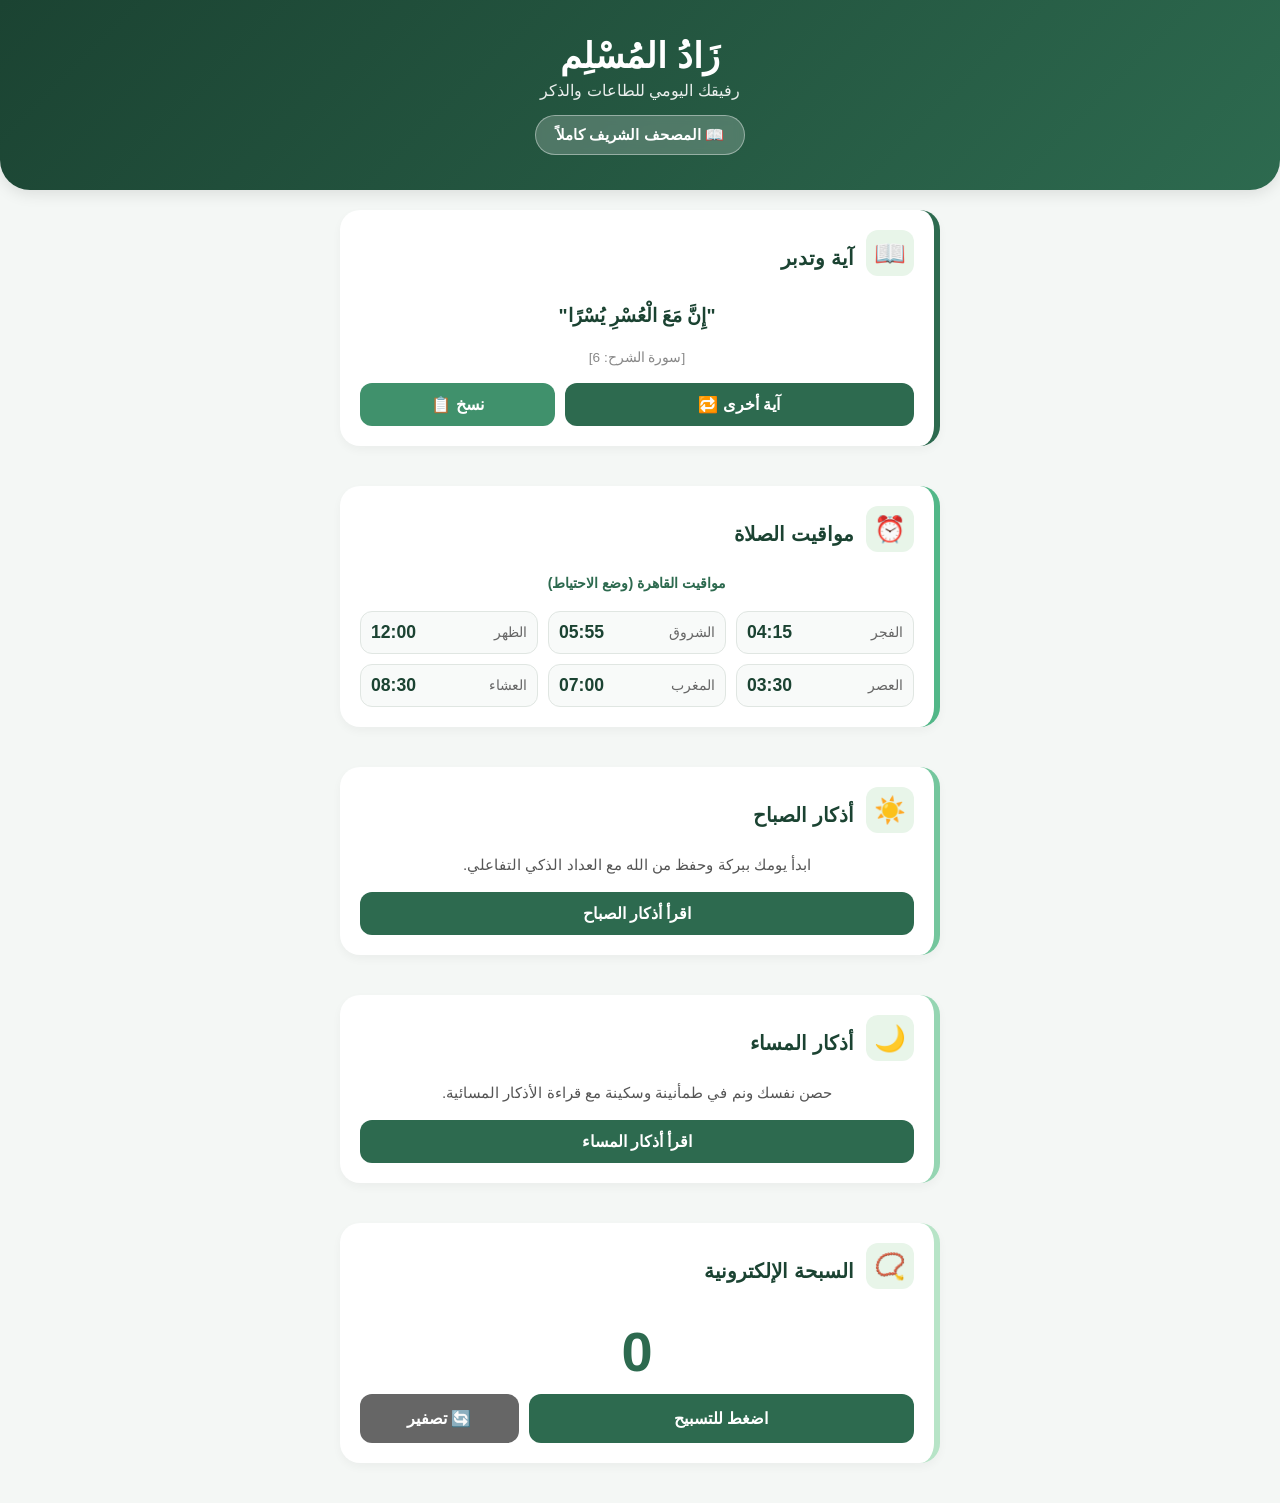
<file: index.html>
<!DOCTYPE html>
<html lang="ar" dir="rtl">
<head>
    <meta charset="UTF-8">
    <meta name="viewport" content="width=device-width, initial-scale=1.0">
    <title>تطبيق زاد المسلم</title>
    <link rel="manifest" href="manifest.json">
    <link rel="stylesheet" href="style.css">
    <link rel="icon" type="image/png" href="icon.png">
    
    <style>
        :root {
            --primary-color: #1b4332;
            --accent-color: #2d6a4f;
            --light-accent: #40916c;
            --bg-color: #f4f7f5;
            --card-bg: #ffffff;
            --text-color: #2d312e;
        }

        body {
            background-color: var(--bg-color);
            color: var(--text-color);
            font-family: 'Segoe UI', Tahoma, Geneva, Verdana, sans-serif;
            margin: 0;
            padding: 0;
        }

        .main-header {
            background: linear-gradient(135deg, var(--primary-color), var(--accent-color));
            color: white;
            text-align: center;
            padding: 35px 20px;
            border-bottom-left-radius: 30px;
            border-bottom-right-radius: 30px;
            box-shadow: 0 4px 15px rgba(0,0,0,0.1);
        }

        .main-header h1 {
            margin: 0;
            font-size: 2.2rem;
        }

        .main-header p {
            margin: 5px 0 15px 0;
            opacity: 0.9;
            font-size: 1rem;
        }

        /* الزرار السريع للمصحف الشريف فوق في الهيدر */
        .top-quran-btn {
            display: inline-block;
            background: rgba(255, 255, 255, 0.2);
            color: white;
            text-decoration: none;
            padding: 10px 20px;
            border-radius: 25px;
            font-weight: bold;
            font-size: 0.95rem;
            border: 1px solid rgba(255, 255, 255, 0.4);
            transition: all 0.3s ease;
            backdrop-filter: blur(5px);
        }

        .top-quran-btn:hover {
            background: white;
            color: var(--primary-color);
            box-shadow: 0 4px 10px rgba(0,0,0,0.15);
        }

        .container {
            padding: 20px;
            max-width: 600px;
            margin: 0 auto;
        }

        .card {
            background: var(--card-bg);
            border-radius: 20px;
            padding: 20px;
            margin-bottom: 20px;
            box-shadow: 0 4px 10px rgba(0,0,0,0.04);
            border-right: 6px solid var(--accent-color);
            transition: transform 0.2s ease;
        }

        .card:hover {
            transform: translateY(-2px);
        }

        .card-header-flex {
            display: flex;
            align-items: center;
            gap: 12px;
            margin-bottom: 10px;
        }

        .card-icon {
            font-size: 1.6rem;
            background: #e8f5e9;
            padding: 8px;
            border-radius: 12px;
            display: inline-flex;
        }

        .card h3 {
            margin: 0;
            font-size: 1.25rem;
            color: var(--primary-color);
        }

        .card p {
            color: #555;
            font-size: 0.95rem;
            line-height: 1.6;
            margin: 8px 0 15px 0;
        }

        .btn {
            background-color: var(--accent-color);
            color: white;
            border: none;
            padding: 12px 20px;
            border-radius: 12px;
            cursor: pointer;
            font-weight: bold;
            font-size: 1rem;
            width: 100%;
            text-align: center;
            display: inline-block;
            text-decoration: none;
            box-sizing: border-box;
        }

        .btn:hover { background-color: var(--primary-color); }

        .prayer-times-grid {
            display: grid;
            grid-template-columns: repeat(3, 1fr);
            gap: 10px;
            margin-top: 15px;
        }

        .prayer-item {
            background: #f8faf9;
            border: 1px solid #e0e6e2;
            padding: 10px;
            border-radius: 12px;
            text-align: center;
        }.prayer-item span { display: block; font-size: 0.85rem; color: #666; }
        .prayer-item b { font-size: 1.1rem; color: var(--primary-color); }

        #counter-view {
            font-size: 3.5rem;
            color: var(--accent-color);
            margin: 10px 0;
            display: inline-block;
            font-weight: bold;
        }

        .pop-animation { transform: scale(1.2); color: var(--light-accent) !important; transition: transform 0.1s; }

        .toast-notification {
            position: fixed;
            bottom: 30px;
            left: 50%;
            transform: translateX(-50%);
            background-color: var(--primary-color);
            color: white;
            padding: 12px 25px;
            border-radius: 30px;
            font-size: 0.95rem;
            z-index: 1000;
            display: none;
        }
    </style>
</head>
<body>

    <!-- رأس الصفحة (الهيدر وفيه ميزة المصحف الشريف فوق خالص) -->
    <header class="main-header">
        <h1>زَادُ المُسْلِم</h1>
        <p>رفيقك اليومي للطاعات والذكر</p>
        <!-- الزرار منور فوق علطول -->
        <a href="quran.html" class="top-quran-btn">📖 المصحف الشريف كاملاً</a>
    </header>

    <main class="container">
        
        <!-- 1. كارت آية وتدبر -->
        <div class="card" style="border-right-color: #2d6a4f;">
            <div class="card-header-flex">
                <div class="card-icon">📖</div>
                <h3>آية وتدبر</h3>
            </div>
            <p id="quran-verse" style="font-size: 1.2rem; font-weight: bold; color: var(--primary-color); text-align: center; margin: 15px 0;">
                "إِنَّ مَعَ الْعُسْرِ يُسْرًا"
            </p>
            <p id="verse-surah" style="font-size: 0.85rem; color: #888; text-align: center; margin-bottom: 15px;">[سورة الشرح: 6]</p>
            <div style="display: flex; gap: 10px;">
                <button class="btn" id="next-verse-btn" style="flex: 2;">آية أخرى 🔁</button>
                <button class="btn" id="copy-verse-btn" style="background-color: var(--light-accent); flex: 1;">نسخ 📋</button>
            </div>
        </div>

        <!-- 2. كارت مواقيت الصلاة -->
        <div class="card" style="border-right-color: #52b788;">
            <div class="card-header-flex">
                <div class="card-icon">⏰</div>
                <h3>مواقيت الصلاة</h3>
            </div>
            <p id="prayer-date" style="font-size: 0.9rem; color: var(--accent-color); font-weight: bold; margin: 0;">جاري جلب أوقات الصلاة الحقيقية أونلاين...</p>
            <div class="prayer-times-grid">
                <div class="prayer-item"><span>الفجر</span> <b id="fajr">-:-</b></div>
                <div class="prayer-item"><span>الشروق</span> <b id="sunrise">-:-</b></div>
                <div class="prayer-item"><span>الظهر</span> <b id="dhuhr">-:-</b></div>
                <div class="prayer-item"><span>العصر</span> <b id="asr">-:-</b></div>
                <div class="prayer-item"><span>المغرب</span> <b id="maghrib">-:-</b></div>
                <div class="prayer-item"><span>العشاء</span> <b id="isha">-:-</b></div>
            </div>
        </div>

        <!-- 3. كارت أذكار الصباح -->
        <div class="card" style="border-right-color: #74c69d;">
            <div class="card-header-flex">
                <div class="card-icon">☀️</div>
                <h3>أذكار الصباح</h3>
            </div>
            <p>ابدأ يومك ببركة وحفظ من الله مع العداد الذكي التفاعلي.</p>
            <a href="sabah.html" class="btn">اقرأ أذكار الصباح</a>
        </div>

        <!-- 4. كارت أذكار المساء -->
        <div class="card" style="border-right-color: #95d5b2;">
            <div class="card-header-flex">
                <div class="card-icon">🌙</div>
                <h3>أذكار المساء</h3>
            </div>
            <p>حصن نفسك ونم في طمأنينة وسكينة مع قراءة الأذكار المسائية.</p>
            <a href="masa.html" class="btn">اقرأ أذكار المساء</a>
        </div><!-- 5. كارت السبحة الإلكترونية -->
        <div class="card" style="border-right-color: #b7e4c7;">
            <div class="card-header-flex">
                <div class="card-icon">📿</div>
                <h3>السبحة الإلكترونية</h3>
            </div>
            <div style="text-align: center;"><h2 id="counter-view">0</h2></div>
            <div style="display: flex; gap: 10px;">
                <button class="btn" id="tasbeeh-btn" style="flex: 3; padding: 15px;">اضغط للتسبيح</button>
                <button class="btn" id="reset-btn" style="background-color: #666; flex: 1;">🔄 تصفير</button>
            </div>
        </div>

    </main>

    <div id="toast" class="toast-notification">تم نسخ الآية بنجاح! ❤️</div>

    <script>
        // --- 1. برمجة السبحة والذاكرة المحمية ---
        var count = 0;
        try {
            if (localStorage.getItem('myTasbeehCount')) {
                count = parseInt(localStorage.getItem('myTasbeehCount')) || 0;
            }
        } catch(e) {}
        var counterView = document.getElementById('counter-view');
        if (counterView) counterView.textContent = count;

        if (document.getElementById('tasbeeh-btn')) {
            document.getElementById('tasbeeh-btn').addEventListener('click', function() {
                count++;
                if (counterView) {
                    counterView.textContent = count;
                    counterView.classList.add('pop-animation');
                    setTimeout(function() { counterView.classList.remove('pop-animation'); }, 100);
                }
                try { localStorage.setItem('myTasbeehCount', count); } catch(e) {}
            });
        }

        if (document.getElementById('reset-btn')) {
            document.getElementById('reset-btn').addEventListener('click', function() {
                if (confirm("هل تريد تصفير عداد السبحة؟")) {
                    count = 0;
                    if (counterView) counterView.textContent = count;
                    try { localStorage.setItem('myTasbeehCount', count); } catch(e) {}
                }
            });
        }

        // --- 2. برمجة آيات وتدبر والنسخ السريع ---
        var versesList = [
            { text: "«إِنَّ مَعَ الْعُسْرِ يُسْرًا»", source: "[سورة الشرح: 6]" },
            { text: "«وَمَن يَتَوَكَّلْ عَلَى اللَّهِ فَهُوَ حَسْبُهُ»", source: "[سورة الطلاق: 3]" },
            { text: "«أَلَا بِذِكْرِ اللَّهِ تَطْمَئِنُّ الْقُلُوبُ»", source: "[سورة الرعد: 28]" },
            { text: "«وَقُل رَّبِّ زِدْنِي عِلْمًا»", source: "[سورة طه: 114]" },
            { text: "«إِنَّ اللَّهَ مَعَ الصَّابِرِينَ»", source: "[سورة البقرة: 153]" }
        ];
        var verseTextEl = document.getElementById('quran-verse');
        var verseSourceEl = document.getElementById('verse-surah');

        if (document.getElementById('next-verse-btn')) {
            document.getElementById('next-verse-btn').addEventListener('click', function() {
                var randomIndex = Math.floor(Math.random() * versesList.length);
                if (verseTextEl) verseTextEl.textContent = versesList[randomIndex].text;
                if (verseSourceEl) verseSourceEl.textContent = versesList[randomIndex].source;
            });
        }

        if (document.getElementById('copy-verse-btn')) {
            document.getElementById('copy-verse-btn').addEventListener('click', function() {
                var textToCopy = verseTextEl.textContent + " " + verseSourceEl.textContent;
                navigator.clipboard.writeText(textToCopy).then(function() {
                    var toast = document.getElementById('toast');
                    if (toast) { toast.style.display = 'block'; setTimeout(function() { toast.style.display = 'none'; }, 2000); }
                });
            });
        }// --- 3. جلب مواقيت الصلاة أونلاين ودالة الاحتياط ---
        function useFallback() {
            document.getElementById('fajr').textContent = "04:15";
            document.getElementById('sunrise').textContent = "05:55";
            document.getElementById('dhuhr').textContent = "12:00";
            document.getElementById('asr').textContent = "03:30";
            document.getElementById('maghrib').textContent = "07:00";
            document.getElementById('isha').textContent = "08:30";
            document.getElementById('prayer-date').textContent = "مواقيت القاهرة (وضع الاحتياط)";
        }

        fetch("https://api.aladhan.com/v1/timingsByCity?city=Cairo&country=Egypt&method=5")
            .then(res => res.json())
            .then(data => {
                if (data && data.code === 200) {
                    var t = data.data.timings;
                    document.getElementById('fajr').textContent = t.Fajr;
                    document.getElementById('sunrise').textContent = t.Sunrise;
                    document.getElementById('dhuhr').textContent = t.Dhuhr;
                    document.getElementById('asr').textContent = t.Asr;
                    document.getElementById('maghrib').textContent = t.Maghrib;
                    document.getElementById('isha').textContent = t.Isha;
                    document.getElementById('prayer-date').textContent = data.data.date.gregorian.date;
                } else { useFallback(); }
            }).catch(() => useFallback());

        // --- 4. تشغيل الـ Service Worker للأوفلاين ---
        if ('serviceWorker' in navigator) {
            navigator.serviceWorker.register('sw.js').catch(err => console.log(err));
        }
    </script>
</body>
</html>
</file>
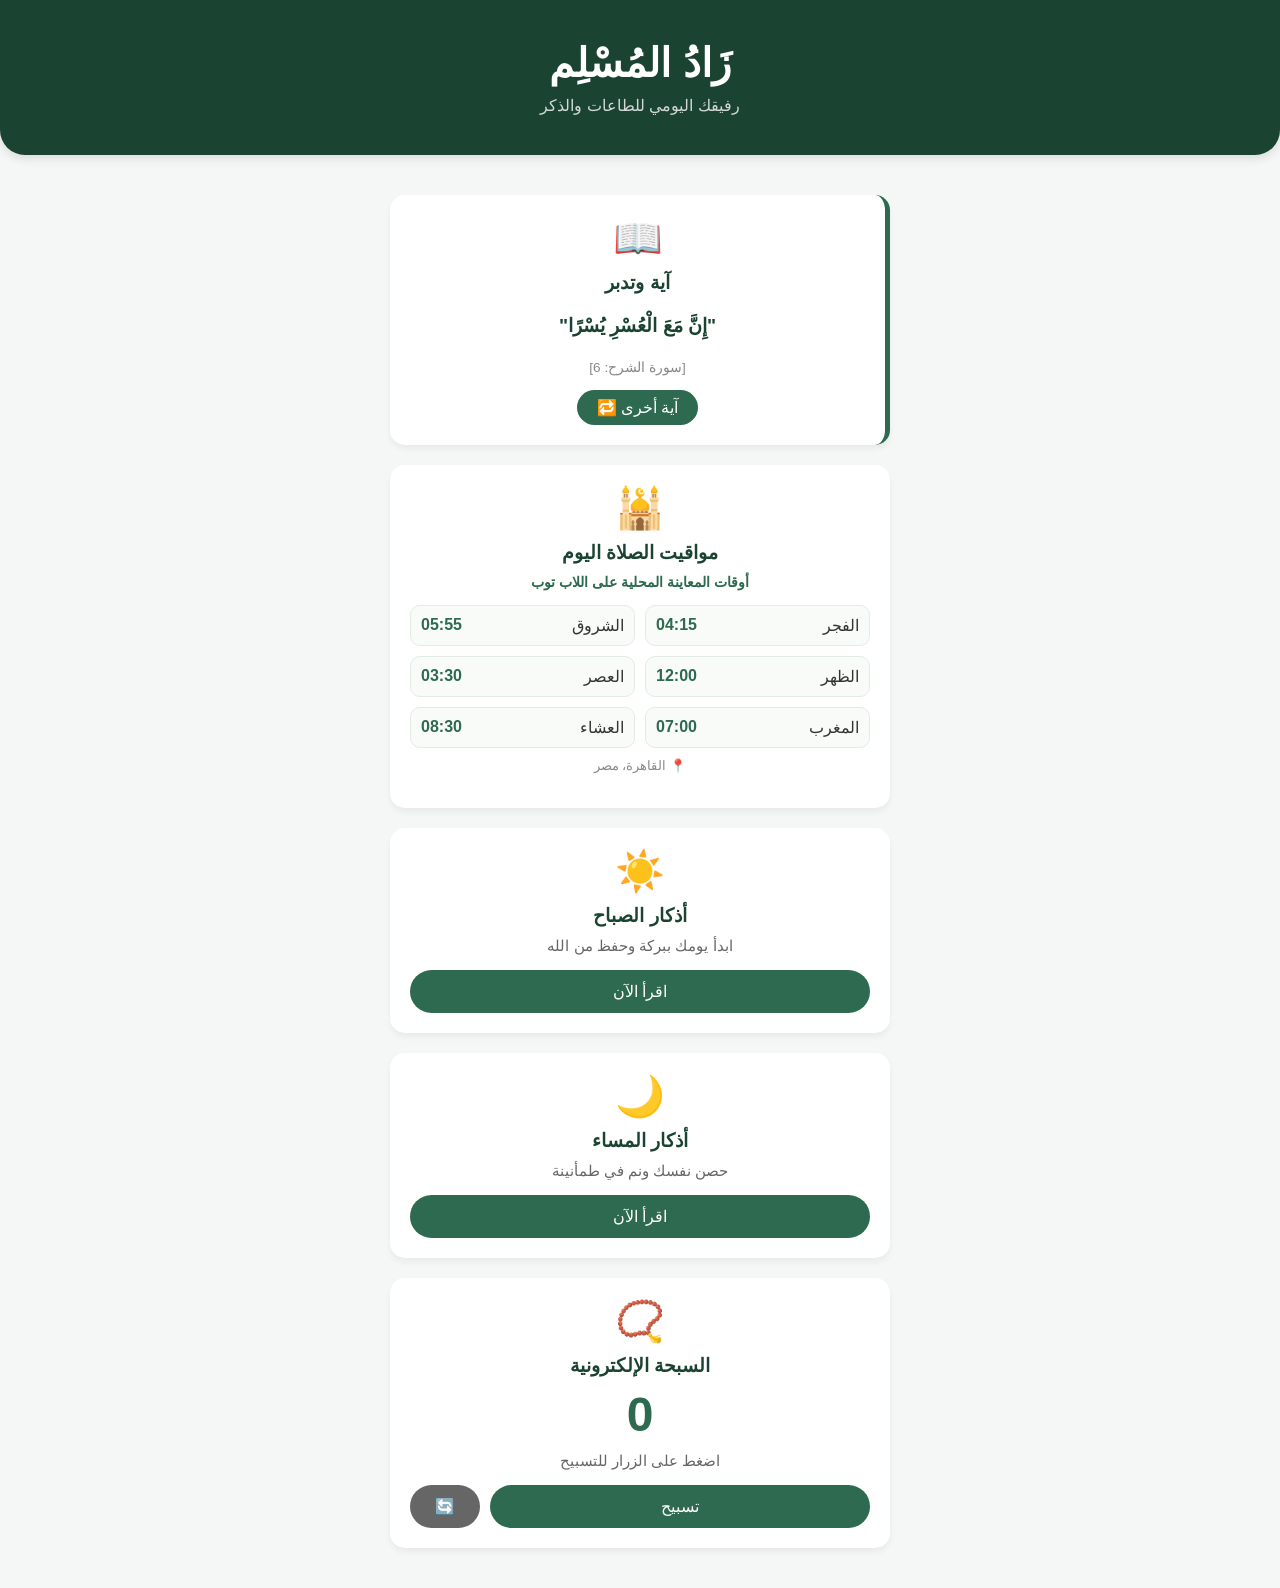
<file: DEENI/index.html>
﻿<!DOCTYPE html>
<html lang="ar" dir="rtl">
<head>
    <meta charset="UTF-8">
    <meta name="viewport" content="width=device-width, initial-scale=1.0">
    <title>تطبيق زاد المسلم</title>
    <link rel="manifest" href="manifest.json">
    <link rel="stylesheet" href="style.css">
</head>
<body>

    <header class="main-header">
        <h1>زَادُ المُسْلِم</h1>
        <p>رفيقك اليومي للطاعات والذكر</p>
    </header>

    <main class="container">
        
        <div class="card" style="border-right: 5px solid #2d6a4f;">
            <div class="card-icon">📖</div>
            <h3>آية وتدبر</h3>
            <p id="quran-verse" style="font-size: 1.2rem; font-weight: bold; color: #1b4332; line-height: 1.8; margin: 15px 0;">
                "إِنَّ مَعَ الْعُسْرِ يُسْرًا"
            </p>
            <p id="verse-surah" style="font-size: 0.85rem; color: #888; margin-bottom: 15px;">[سورة الشرح: 6]</p>
            <button class="btn" id="next-verse-btn" style="width: auto; padding: 8px 20px;">آية أخرى 🔁</button>
        </div>

        <div class="card">
            <div class="card-icon">🕌</div>
            <h3>مواقيت الصلاة اليوم</h3>
            <p id="prayer-date" style="font-size: 0.9rem; color: #2d6a4f; font-weight: bold;">جاري تحميل التاريخ...</p>
            
            <div class="prayer-times-grid">
                <div class="prayer-item"><span>الفجر</span> <b id="fajr">-:-</b></div>
                <div class="prayer-item"><span>الشروق</span> <b id="sunrise">-:-</b></div>
                <div class="prayer-item"><span>الظهر</span> <b id="dhuhr">-:-</b></div>
                <div class="prayer-item"><span>العصر</span> <b id="asr">-:-</b></div>
                <div class="prayer-item"><span>المغرب</span> <b id="maghrib">-:-</b></div>
                <div class="prayer-item"><span>العشاء</span> <b id="isha">-:-</b></div>
            </div>
            <p style="font-size: 0.8rem; color: #888; margin-top: 10px;">📍 القاهرة، مصر</p>
        </div>

        <div class="card">
            <div class="card-icon">☀️</div>
            <h3>أذكار الصباح</h3>
            <p>ابدأ يومك ببركة وحفظ من الله</p>
            <a href="sabah.html" class="btn" style="text-decoration: none; display: block;">اقرأ الآن</a>
        </div>

        <div class="card">
            <div class="card-icon">🌙</div>
            <h3>أذكار المساء</h3>
            <p>حصن نفسك ونم في طمأنينة</p>
            <a href="masa.html" class="btn" style="text-decoration: none; display: block;">اقرأ الآن</a>
        </div>

        <div class="card">
            <div class="card-icon">📿</div>
            <h3>السبحة الإلكترونية</h3>
            <h2 id="counter-view" style="font-size: 3rem; color: #2d6a4f; margin: 10px 0;">0</h2> 
            <p style="margin-bottom: 15px;">اضغط على الزرار للتسبيح</p>
            
            <div style="display: flex; gap: 10px;">
                <button class="btn" id="tasbeeh-btn">تسبيح</button>
                <button class="btn" id="reset-btn" style="background-color: #666; width: auto;">🔄</button>
            </div>
        </div>

    </main>

    <script>
        // 1. برمجة السبحة والذاكرة
        const tasbeehBtn = document.getElementById('tasbeeh-btn');
        const resetBtn = document.getElementById('reset-btn');
        const counterView = document.getElementById('counter-view');

        let count = localStorage.getItem('myTasbeehCount') ? parseInt(localStorage.getItem('myTasbeehCount')) : 0;
        counterView.textContent = count;

        tasbeehBtn.addEventListener('click', () => {
            count++;
            counterView.textContent = count;
            localStorage.setItem('myTasbeehCount', count);
        });

        resetBtn.addEventListener('click', () => {
            if(confirm("هل تريد تصفير عداد السبحة؟")) {
                count = 0;
                counterView.textContent = count;
                localStorage.setItem('myTasbeehCount', count);
            }
        });// 2. برمجة آية وتدبر
        const versesList = [
            { text: "«إِنَّ مَعَ الْعُسْرِ يُسْرًا»", source: "[سورة الشرح: 6]" },
            { text: "«وَمَن يَتَوَكَّلْ عَلَى اللَّهِ فَهُوَ حَسْبُهُ»", source: "[سورة الطلاق: 3]" },
            { text: "«أَلَا بِذِكْرِ اللَّهِ تَطْمَئِنُّ الْقُلُوبُ»", source: "[سورة الرعد: 28]" },
            { text: "«وَقُل رَّبِّ زِدْنِي عِلْمًا»", source: "[سورة طه: 114]" },
            { text: "«إِنَّ اللَّهَ مَعَ الصَّابِرِينَ»", source: "[سورة البقرة: 153]" },
            { text: "«وَإِذَا سَأَلَكَ عِبَادِي عَنِّي فَإِنِّي قَرِيبٌ»", source: "[سورة البقرة: 186]" }
        ];

        const verseTextEl = document.getElementById('quran-verse');
        const verseSourceEl = document.getElementById('verse-surah');
        const nextVerseBtn = document.getElementById('next-verse-btn');

        nextVerseBtn.addEventListener('click', () => {
            const randomIndex = Math.floor(Math.random() * versesList.length);
            const randomVerse = versesList[randomIndex];
            
            verseTextEl.textContent = randomVerse.text;
            verseSourceEl.textContent = randomVerse.source;
        });

        // 3. مواقيت الصلاة
        function setOfflinePrayerTimes() {
            document.getElementById('fajr').textContent = "04:15";
            document.getElementById('sunrise').textContent = "05:55";
            document.getElementById('dhuhr').textContent = "12:00";
            document.getElementById('asr').textContent = "03:30";
            document.getElementById('maghrib').textContent = "07:00";
            document.getElementById('isha').textContent = "08:30";
            document.getElementById('prayer-date').textContent = "أوقات المعاينة المحلية على اللاب توب";
        }
        setOfflinePrayerTimes();
    </script>
</body>
</html>
</file>
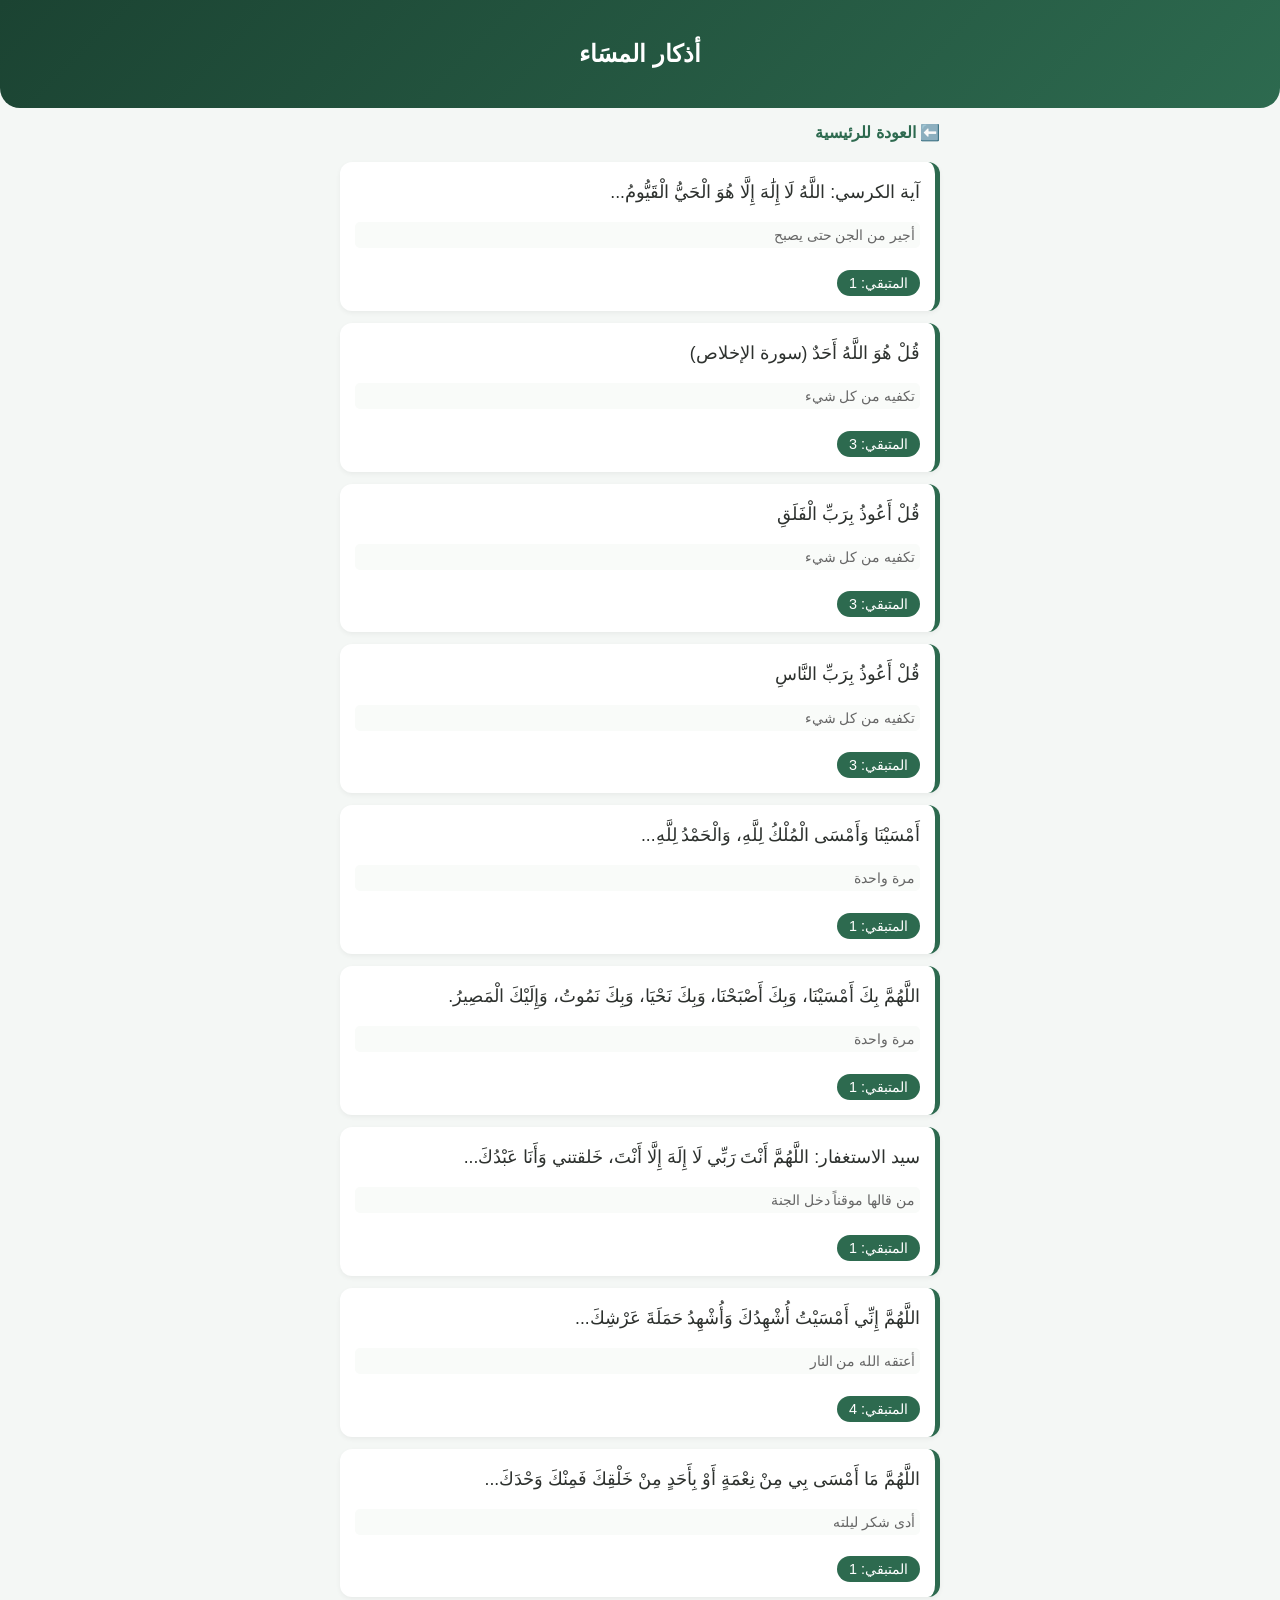
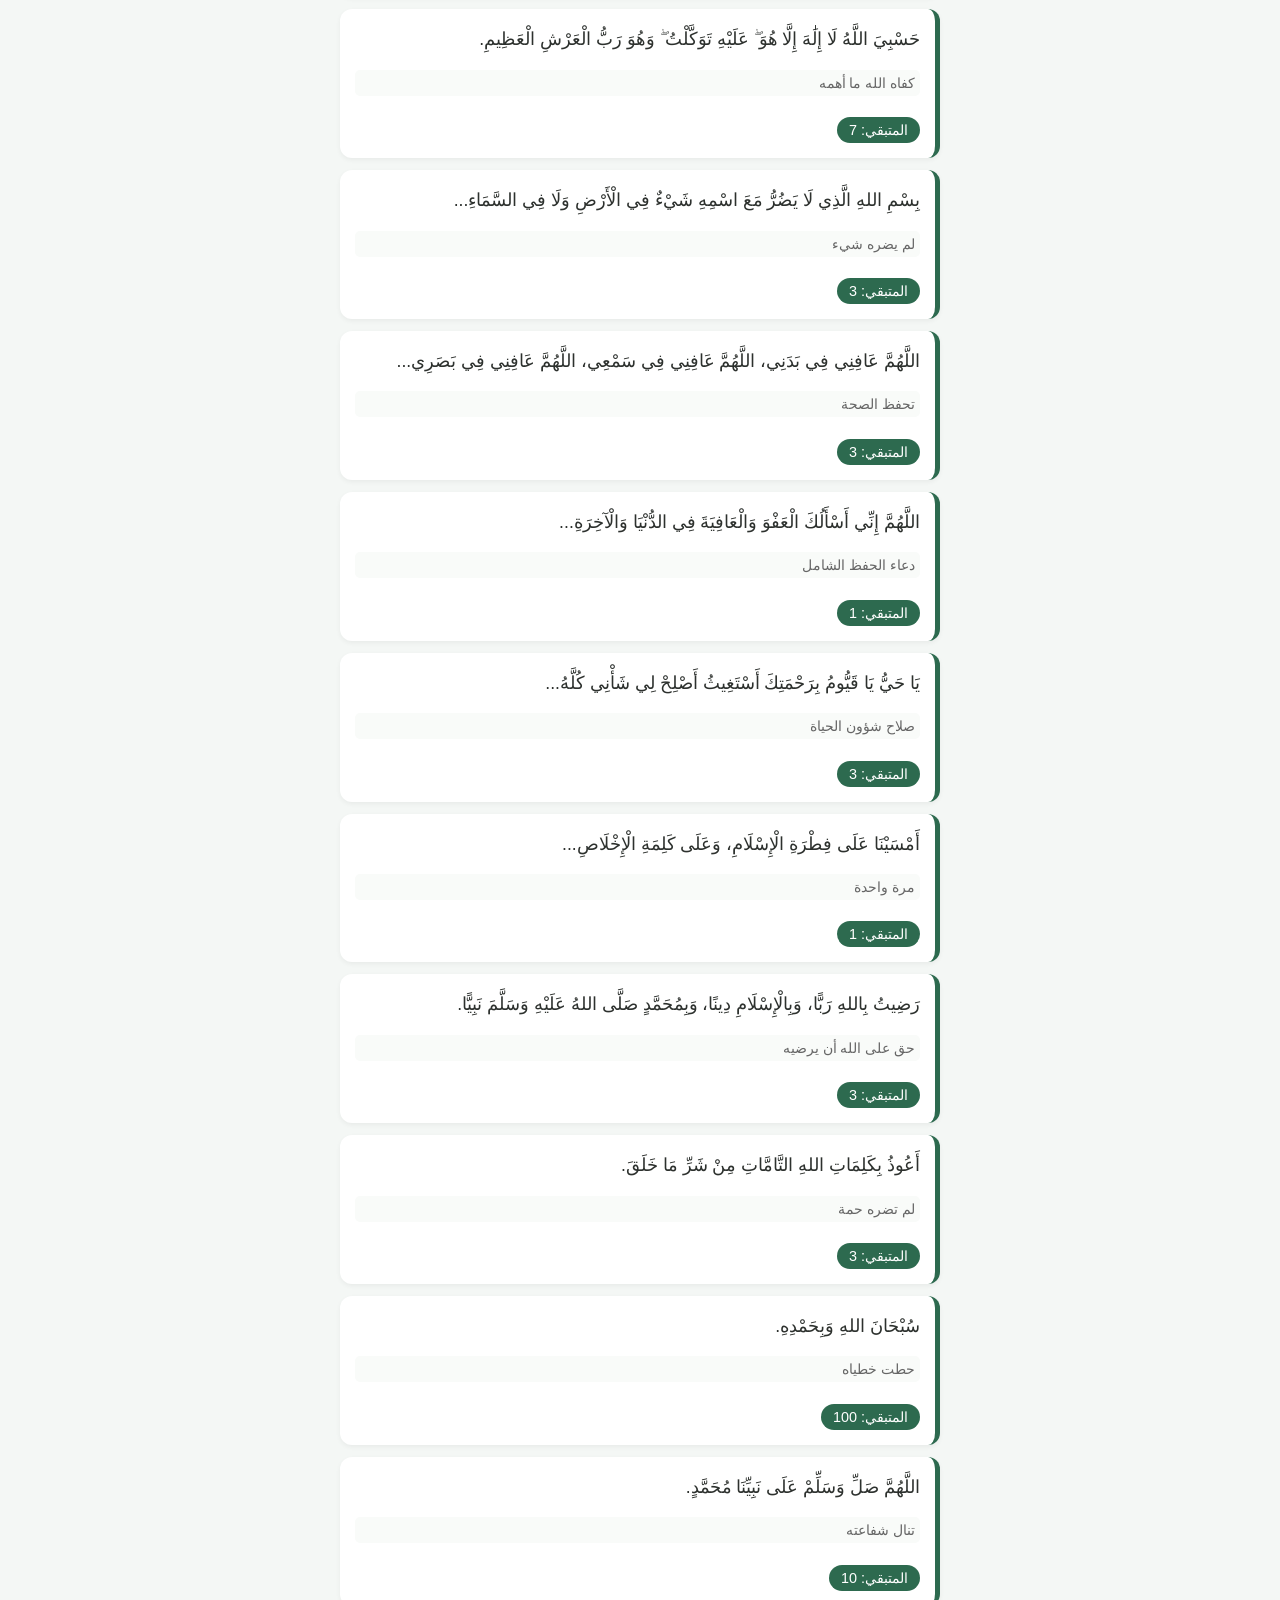
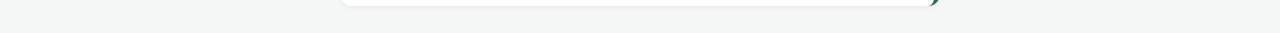
<file: masa.html>
<!DOCTYPE html>
<html lang="ar" dir="rtl">
<head>
    <meta charset="UTF-8">
    <meta name="viewport" content="width=device-width, initial-scale=1.0">
    <title>أذكار المساء - زاد المسلم</title>
    <style>
        :root { --primary: #1b4332; --accent: #2d6a4f; --bg: #f4f7f5; }
        body { background-color: var(--bg); font-family: 'Segoe UI', Tahoma, sans-serif; margin: 0; padding: 0; color: #2d312e; }
        .header { background: linear-gradient(135deg, var(--primary), var(--accent)); color: white; text-align: center; padding: 20px; border-bottom-left-radius: 20px; border-bottom-right-radius: 20px; }
        .container { padding: 15px; max-width: 600px; margin: 0 auto; }
        .btn-back { display: block; margin-bottom: 20px; color: var(--accent); font-weight: bold; text-decoration: none; }
        .zekr-card { background: white; padding: 15px; border-radius: 12px; margin-bottom: 12px; border-right: 5px solid var(--accent); cursor: pointer; box-shadow: 0 2px 5px rgba(0,0,0,0.05); }
        .zekr-text { font-size: 1.1rem; line-height: 1.8; margin: 0 0 8px 0; }
        .zekr-fadl { font-size: 0.85rem; color: #666; background: #f9fbf9; padding: 5px; border-radius: 5px; }
        .counter-badge { background: var(--accent); color: white; padding: 5px 12px; border-radius: 15px; font-size: 0.9rem; margin-top: 8px; display: inline-block; }
        .completed { border-right-color: #6c757d; background-color: #e8f5e9; opacity: 0.7; }
    </style>
</head>
<body>
    <div class="header"><h2>أذكار المسَاء</h2></div>
    <div class="container">
        <!-- عدل الرابط هنا إلى index.html لو الملفين في نفس المجلد -->
        <a href="index.html" class="btn-back">⬅️ العودة للرئيسية</a>

        <div id="azkar-list"></div>
    </div>

    <script>
        const azkar = [
            {t: "آية الكرسي: اللَّهُ لَا إِلَٰهَ إِلَّا هُوَ الْحَيُّ الْقَيُّومُ...", c: 1, f: "أجير من الجن حتى يصبح"},
            {t: "قُلْ هُوَ اللَّهُ أَحَدٌ (سورة الإخلاص)", c: 3, f: "تكفيه من كل شيء"},
            {t: "قُلْ أَعُوذُ بِرَبِّ الْفَلَقِ", c: 3, f: "تكفيه من كل شيء"},
            {t: "قُلْ أَعُوذُ بِرَبِّ النَّاسِ", c: 3, f: "تكفيه من كل شيء"},
            {t: "أَمْسَيْنَا وَأَمْسَى الْمُلْكُ لِلَّهِ، وَالْحَمْدُ لِلَّهِ...", c: 1, f: "مرة واحدة"},
            {t: "اللَّهُمَّ بِكَ أَمْسَيْنَا، وَبِكَ أَصْبَحْنَا، وَبِكَ نَحْيَا، وَبِكَ نَمُوتُ، وَإِلَيْكَ الْمَصِيرُ.", c: 1, f: "مرة واحدة"},
            {t: "سيد الاستغفار: اللَّهُمَّ أَنْتَ رَبِّي لَا إِلَهَ إِلَّا أَنْتَ، خَلقتني وَأَنَا عَبْدُكَ...", c: 1, f: "من قالها موقناً دخل الجنة"},
            {t: "اللَّهُمَّ إِنِّي أَمْسَيْتُ أُشْهِدُكَ وَأُشْهِدُ حَمَلَةَ عَرْشِكَ...", c: 4, f: "أعتقه الله من النار"},
            {t: "اللَّهُمَّ مَا أَمْسَى بِي مِنْ نِعْمَةٍ أَوْ بِأَحَدٍ مِنْ خَلْقِكَ فَمِنْكَ وَحْدَكَ...", c: 1, f: "أدى شكر ليلته"},
            {t: "حَسْبِيَ اللَّهُ لَا إِلَٰهَ إِلَّا هُوَ ۖ عَلَيْهِ تَوَكَّلْتُ ۖ وَهُوَ رَبُّ الْعَرْشِ الْعَظِيمِ.", c: 7, f: "كفاه الله ما أهمه"},
            {t: "بِسْمِ اللهِ الَّذِي لَا يَضُرُّ مَعَ اسْمِهِ شَيْءٌ فِي الْأَرْضِ وَلَا فِي السَّمَاءِ...", c: 3, f: "لم يضره شيء"},
            {t: "اللَّهُمَّ عَافِنِي فِي بَدَنِي، اللَّهُمَّ عَافِنِي فِي سَمْعِي، اللَّهُمَّ عَافِنِي فِي بَصَرِي...", c: 3, f: "تحفظ الصحة"},
            {t: "اللَّهُمَّ إِنِّي أَسْأَلُكَ الْعَفْوَ وَالْعَافِيَةَ فِي الدُّنْيَا وَالْآخِرَةِ...", c: 1, f: "دعاء الحفظ الشامل"},
            {t: "يَا حَيُّ يَا قَيُّومُ بِرَحْمَتِكَ أَسْتَغِيثُ أَصْلِحْ لِي شَأْنِي كُلَّهُ...", c: 3, f: "صلاح شؤون الحياة"},
            {t: "أَمْسَيْنَا عَلَى فِطْرَةِ الْإِسْلَامِ، وَعَلَى كَلِمَةِ الْإِخْلَاصِ...", c: 1, f: "مرة واحدة"},
            {t: "رَضِيتُ بِاللهِ رَبًّا، وَبِالْإِسْلَامِ دِينًا، وَبِمُحَمَّدٍ صَلَّى اللهُ عَلَيْهِ وَسَلَّمَ نَبِيًّا.", c: 3, f: "حق على الله أن يرضيه"},
            {t: "أَعُوذُ بِكَلِمَاتِ اللهِ التَّامَّاتِ مِنْ شَرِّ مَا خَلَقَ.", c: 3, f: "لم تضره حمة"},
            {t: "سُبْحَانَ اللهِ وَبِحَمْدِهِ.", c: 100, f: "حطت خطياه"},
            {t: "اللَّهُمَّ صَلِّ وَسَلِّمْ عَلَى نَبِيِّنَا مُحَمَّدٍ.", c: 10, f: "تنال شفاعته"}
        ];

        const list = document.getElementById('azkar-list');
        azkar.forEach((item, index) => {
            list.innerHTML += `
            <div class="zekr-card" onclick="doCount(this)">
                <p class="zekr-text">${item.t}</p>
                <p class="zekr-fadl">${item.f}</p>
                <div class="counter-badge">المتبقي: <span class="num">${item.c}</span></div>
            </div>`;
        });

        function doCount(card) {
            if(card.classList.contains('completed')) return;
            const span = card.querySelector('.num');
            let n = parseInt(span.textContent);
            if(n > 1) { span.textContent = --n; }
            else { card.classList.add('completed'); card.querySelector('.counter-badge').innerHTML = "✅ تَمَّتْ"; }
        }
    </script>
</body>
</html>
</file>
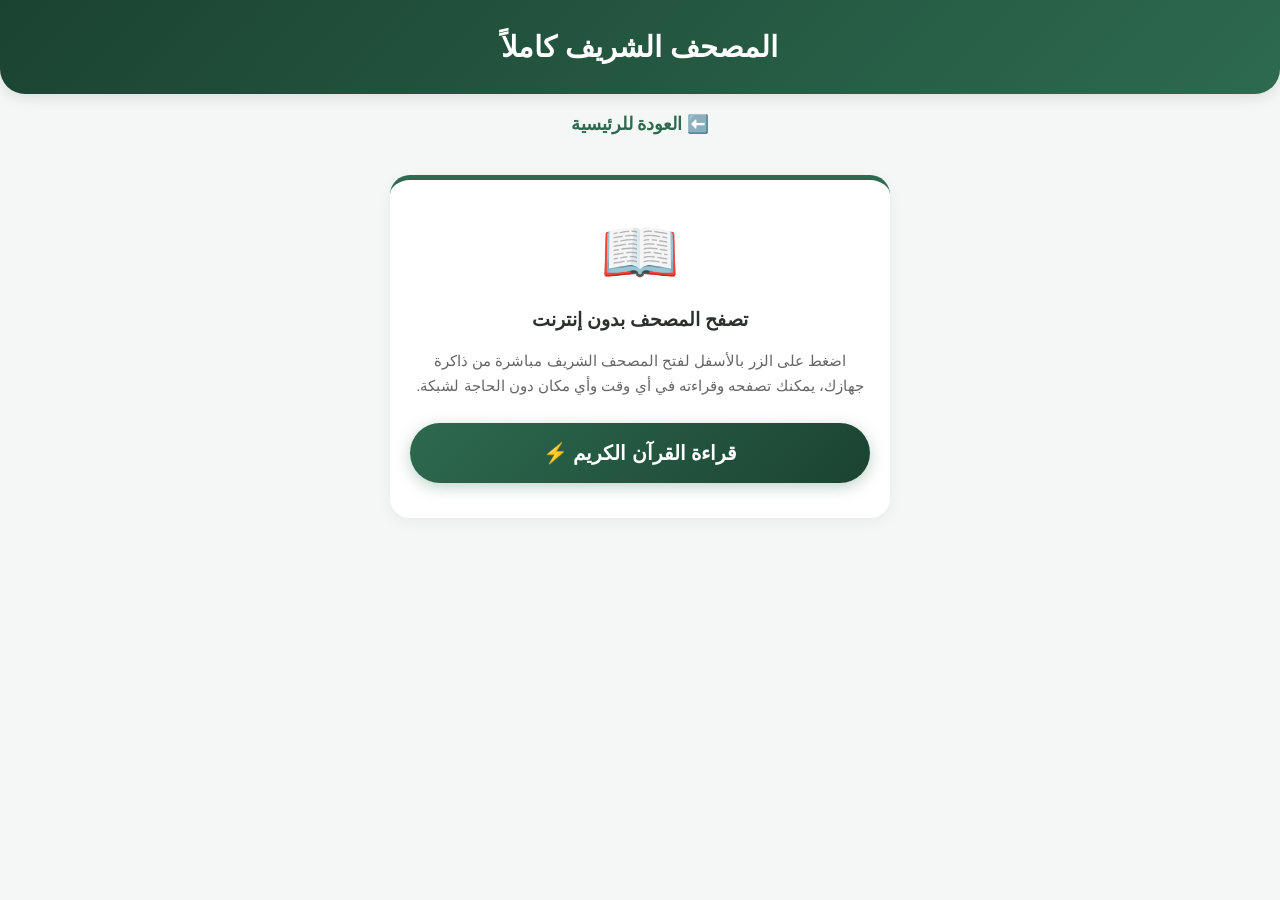
<file: quran.html>
<!DOCTYPE html>
<html lang="ar" dir="rtl">
<head>
    <meta charset="UTF-8">
    <meta name="viewport" content="width=device-width, initial-scale=1.0">
    <title>المصحف الشريف - زاد المسلم</title>
    <style>
        :root {
            --primary: #1b4332;
            --accent: #2d6a4f;
            --bg: #f4f7f5;
        }
        body {
            background-color: var(--bg);
            font-family: 'Segoe UI', Tahoma, Geneva, Verdana, sans-serif;
            margin: 0;
            padding: 0;
            color: #2d312e;
        }
        .header {
            background: linear-gradient(135deg, var(--primary), var(--accent));
            color: white;
            text-align: center;
            padding: 30px 20px;
            border-bottom-left-radius: 25px;
            border-bottom-right-radius: 25px;
            box-shadow: 0 4px 15px rgba(0,0,0,0.1);
        }
        .header h2 { margin: 0; font-size: 1.8rem; }
        
        .container {
            padding: 20px;
            max-width: 500px;
            margin: 0 auto;
            text-align: center;
        }
        .btn-back {
            display: inline-block;
            margin-bottom: 20px;
            color: var(--accent);
            text-decoration: none;
            font-weight: bold;
            font-size: 1.1rem;
        }
        .quran-card {
            background: white;
            padding: 35px 20px;
            border-radius: 20px;
            box-shadow: 0 4px 15px rgba(0,0,0,0.05);
            margin-top: 20px;
            border-top: 5px solid var(--accent);
        }
        .btn-open {
            background: linear-gradient(135deg, var(--accent), var(--primary));
            color: white;
            text-decoration: none;
            padding: 18px 30px;
            border-radius: 50px;
            font-weight: bold;
            font-size: 1.25rem;
            display: block;
            margin-top: 25px;
            box-shadow: 0 4px 15px rgba(45, 106, 79, 0.3);
        }
    </style>
</head>
<body>

    <div class="header">
        <h2>المصحف الشريف كاملاً</h2>
    </div>

    <div class="container">
        <a href="index.html" class="btn-back">⬅️ العودة للرئيسية</a>

        <div class="quran-card">
            <div style="font-size: 4rem; margin-bottom: 15px;">📖</div>
            <h3>تصفح المصحف بدون إنترنت</h3>
            <p style="color: #666; font-size: 0.95rem; line-height: 1.6;">اضغط على الزر بالأسفل لفتح المصحف الشريف مباشرة من ذاكرة جهازك، يمكنك تصفحه وقراءته في أي وقت وأي مكان دون الحاجة لشبكة.</p>
            
            <a href="quran.pdf" target="_blank" class="btn-open">قراءة القرآن الكريم ⚡</a>
        </div>
    </div>

</body>
</html>
</file>
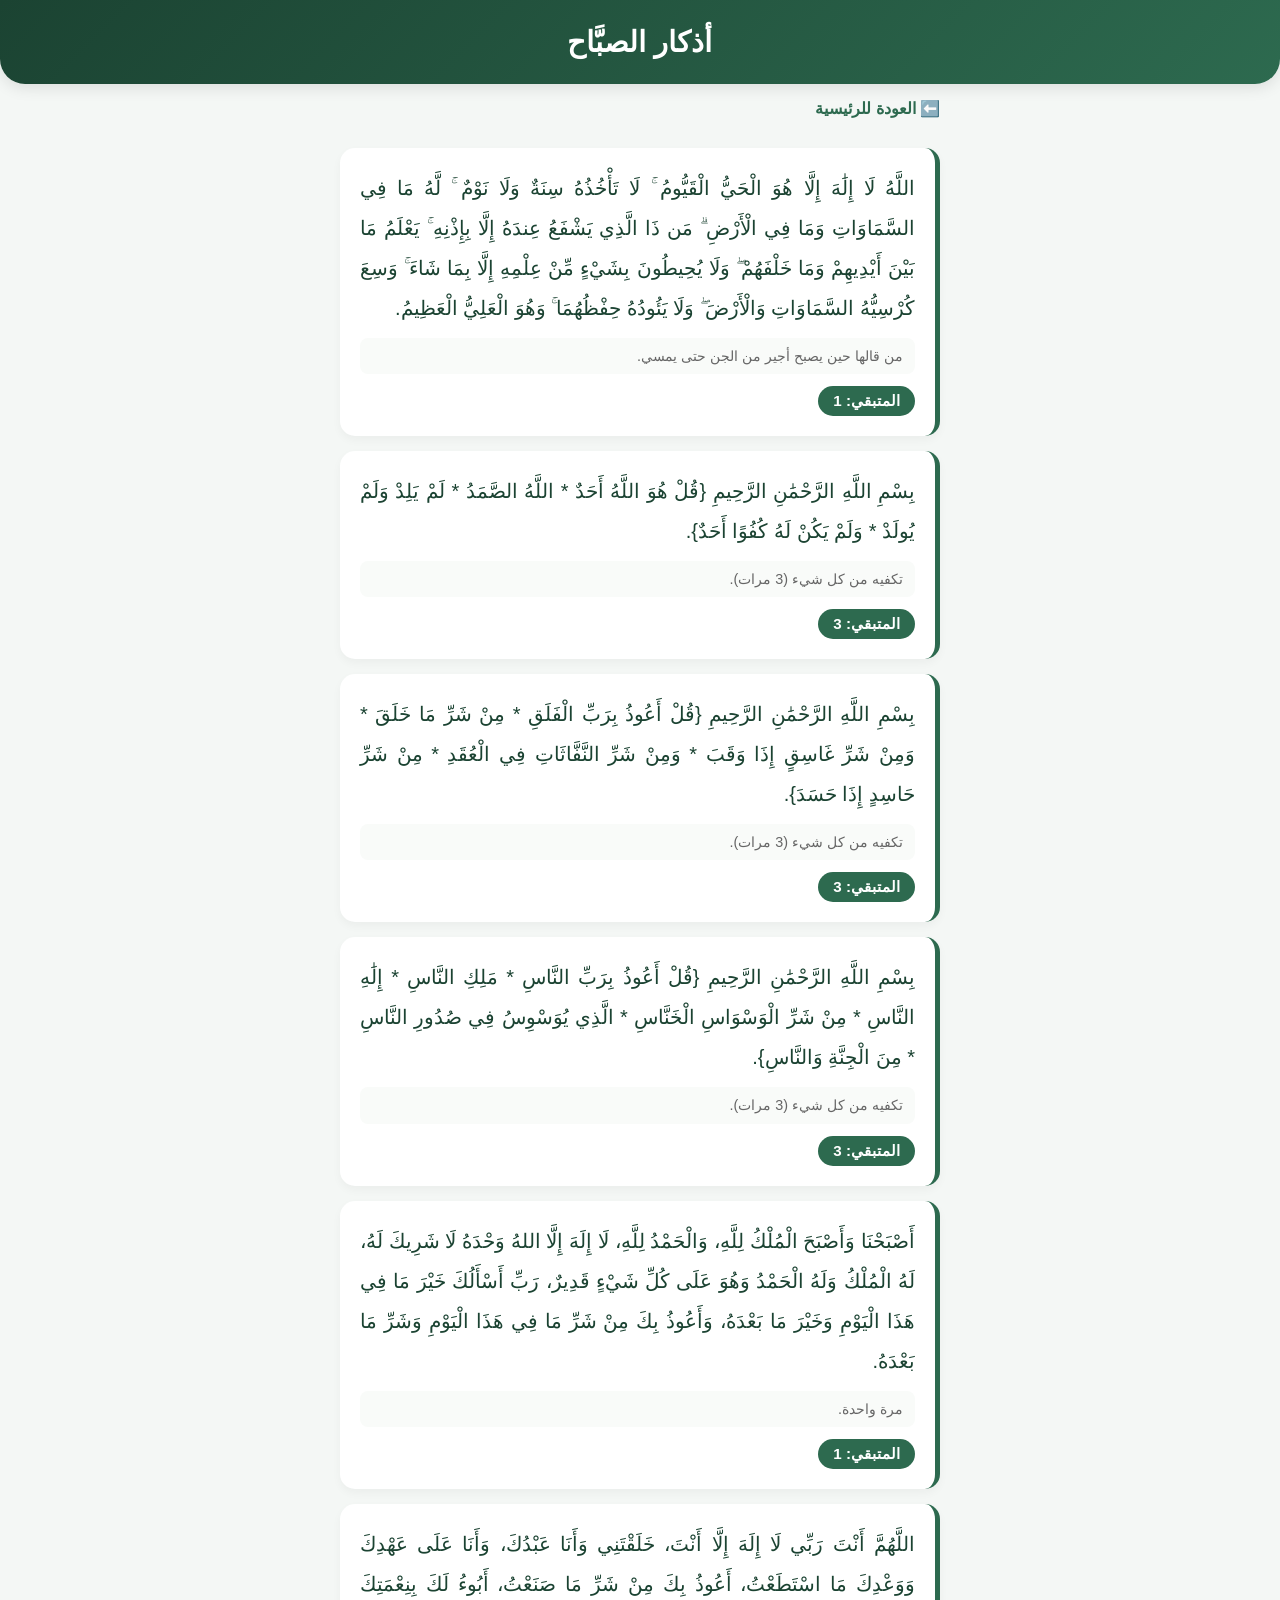
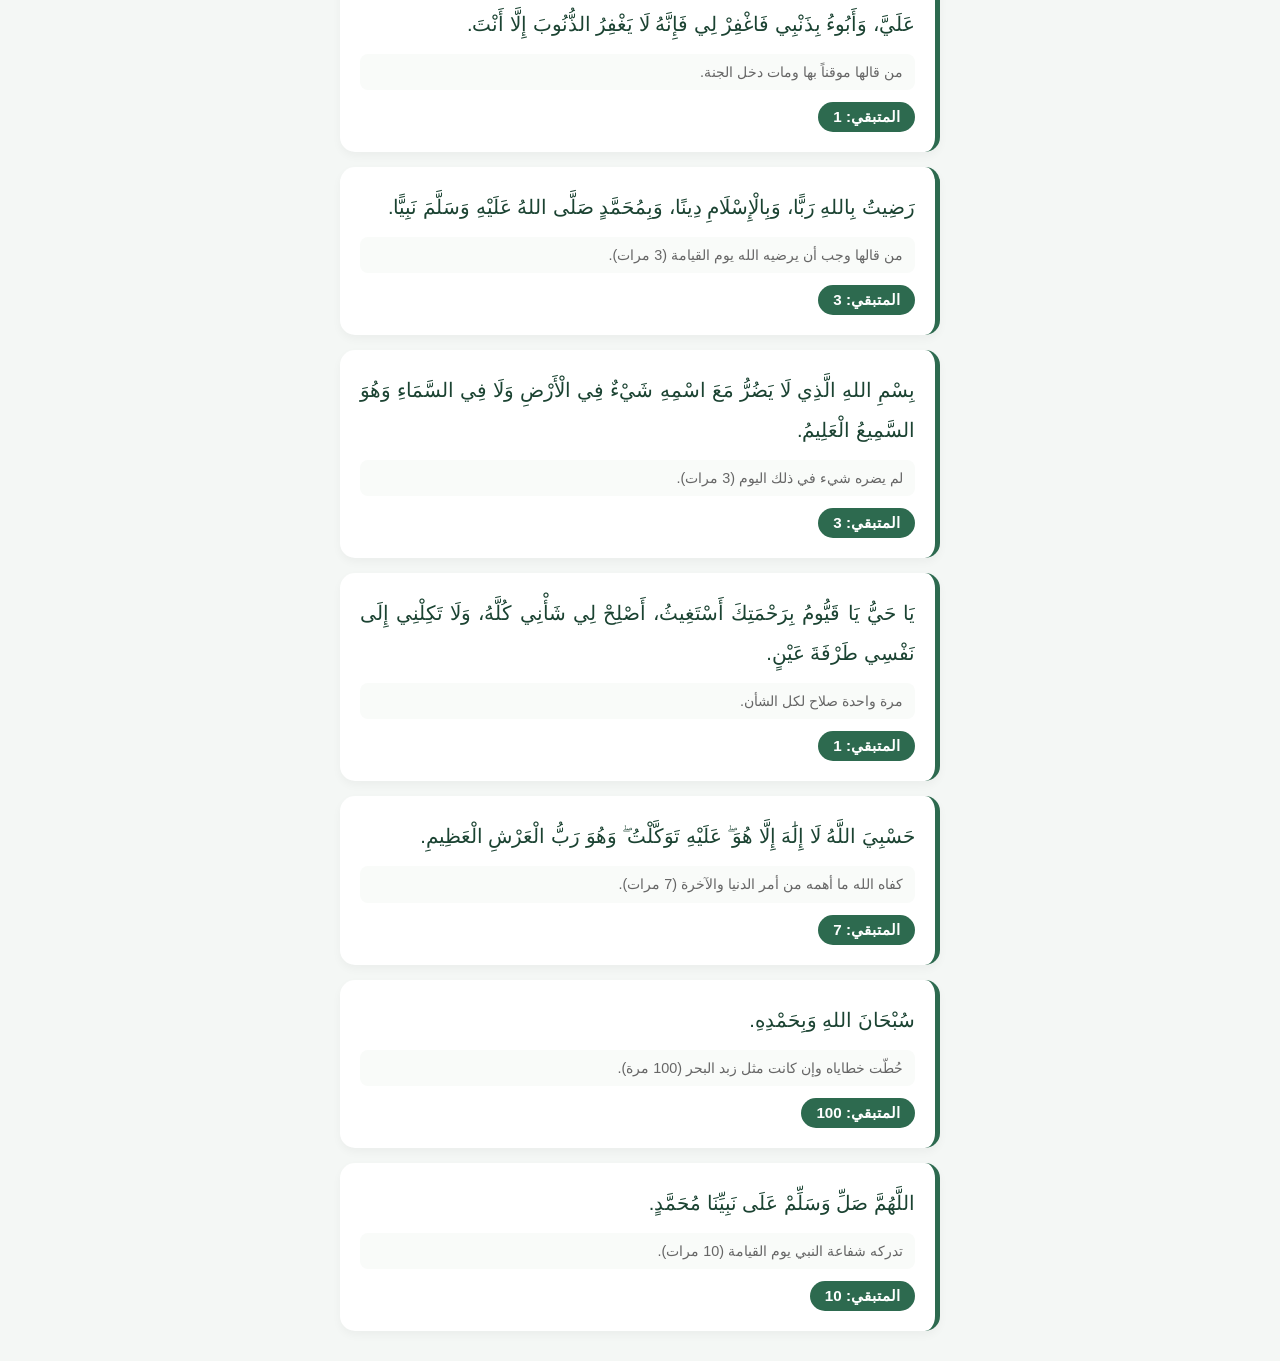
<file: sabah.html>
<!DOCTYPE html>
<html lang="ar" dir="rtl">
<head>
    <meta charset="UTF-8">
    <meta name="viewport" content="width=device-width, initial-scale=1.0">
    <title>أذكار الصباح - زاد المسلم</title>
    <style>
        :root {
            --primary: #1b4332;
            --accent: #2d6a4f;
            --bg: #f4f7f5;
        }
        body {
            background-color: var(--bg);
            font-family: 'Segoe UI', Tahoma, Geneva, Verdana, sans-serif;
            margin: 0;
            padding: 0;
            color: #2d312e;
            -webkit-tap-highlight-color: transparent;
        }
        .header {
            background: linear-gradient(135deg, var(--primary), var(--accent));
            color: white;
            text-align: center;
            padding: 25px 20px;
            border-bottom-left-radius: 25px;
            border-bottom-right-radius: 25px;
            box-shadow: 0 4px 15px rgba(0,0,0,0.1);
        }
        .header h2 { margin: 0; font-size: 1.8rem; }
        
        .container {
            padding: 15px;
            max-width: 600px;
            margin: 0 auto;
        }
        .btn-back {
            display: inline-block;
            margin-bottom: 15px;
            color: var(--accent);
            text-decoration: none;
            font-weight: bold;
            font-size: 1rem;
            float: right;
        }
        
        /* تصميم كارت الذكر الاحترافي */
        .zekr-card {
            background: white;
            padding: 20px;
            border-radius: 15px;
            box-shadow: 0 4px 10px rgba(0,0,0,0.04);
            margin: 15px 0;
            border-right: 5px solid var(--accent);
            cursor: pointer;
            transition: all 0.2s ease;
            position: relative;
        }
        .zekr-card:active {
            transform: scale(0.98);
        }
        .zekr-text {
            font-size: 1.25rem;
            line-height: 2;
            color: #1b4332;
            text-align: justify;
            margin: 0 0 10px 0;
            font-weight: 500;
        }
        .zekr-fadl {
            font-size: 0.9rem;
            color: #666;
            background: #f9fbf9;
            padding: 8px 12px;
            border-radius: 8px;
            margin: 0;
            line-height: 1.4;
        }
        .counter-badge {
            display: inline-block;
            background: var(--accent);
            color: white;
            padding: 6px 15px;
            border-radius: 20px;
            font-weight: bold;
            font-size: 0.95rem;
            margin-top: 12px;
        }
        
        /* شكل الكارت لما يخلص عَد */
        .zekr-card.completed {
            border-right-color: #6c757d;
            background-color: #e8f5e9;
            opacity: 0.85;
        }
        .zekr-card.completed .counter-badge {
            background: #4caf50;
        }
    </style>
</head>
<body>

    <div class="header">
        <h2>أذكار الصبَّاح</h2>
    </div>

    <div class="container">
        <a href="../index.html" class="btn-back">⬅️ العودة للرئيسية</a>
        <div style="clear: both;"></div>

        <div class="zekr-card" onclick="doCount(this)">
            <p class="zekr-text">اللَّهُ لَا إِلَٰهَ إِلَّا هُوَ الْحَيُّ الْقَيُّومُ ۚ لَا تَأْخُذُهُ سِنَةٌ وَلَا نَوْمٌ ۚ لَّهُ مَا فِي السَّمَاوَاتِ وَمَا فِي الْأَرْضِ ۗ مَن ذَا الَّذِي يَشْفَعُ عِندَهُ إِلَّا بِإِذْنِهِ ۚ يَعْلَمُ مَا بَيْنَ أَيْدِيهِمْ وَمَا خَلْفَهُمْ ۖ وَلَا يُحِيطُونَ بِشَيْءٍ مِّنْ عِلْمِهِ إِلَّا بِمَا شَاءَ ۚ وَسِعَ كُرْسِيُّهُ السَّمَاوَاتِ وَالْأَرْضَ ۖ وَلَا يَئُودُهُ حِفْظُهُمَا ۚ وَهُوَ الْعَلِيُّ الْعَظِيمُ.</p>
            <p class="zekr-fadl">من قالها حين يصبح أجير من الجن حتى يمسي.</p>
            <div class="counter-badge">المتبقي: <span class="num">1</span></div>
        </div>

        <div class="zekr-card" onclick="doCount(this)"><p class="zekr-text">بِسْمِ اللَّهِ الرَّحْمَٰنِ الرَّحِيمِ {قُلْ هُوَ اللَّهُ أَحَدٌ * اللَّهُ الصَّمَدُ * لَمْ يَلِدْ وَلَمْ يُولَدْ * وَلَمْ يَكُنْ لَهُ كُفُوًا أَحَدٌ}.</p>
            <p class="zekr-fadl">تكفيه من كل شيء (3 مرات).</p>
            <div class="counter-badge">المتبقي: <span class="num">3</span></div>
        </div>

        <div class="zekr-card" onclick="doCount(this)">
            <p class="zekr-text">بِسْمِ اللَّهِ الرَّحْمَٰنِ الرَّحِيمِ {قُلْ أَعُوذُ بِرَبِّ الْفَلَقِ * مِنْ شَرِّ مَا خَلَقَ * وَمِنْ شَرِّ غَاسِقٍ إِذَا وَقَبَ * وَمِنْ شَرِّ النَّفَّاثَاتِ فِي الْعُقَدِ * مِنْ شَرِّ حَاسِدٍ إِذَا حَسَدَ}.</p>
            <p class="zekr-fadl">تكفيه من كل شيء (3 مرات).</p>
            <div class="counter-badge">المتبقي: <span class="num">3</span></div>
        </div>

        <div class="zekr-card" onclick="doCount(this)">
            <p class="zekr-text">بِسْمِ اللَّهِ الرَّحْمَٰنِ الرَّحِيمِ {قُلْ أَعُوذُ بِرَبِّ النَّاسِ * مَلِكِ النَّاسِ * إِلَٰهِ النَّاسِ * مِنْ شَرِّ الْوَسْوَاسِ الْخَنَّاسِ * الَّذِي يُوَسْوِسُ فِي صُدُورِ النَّاسِ * مِنَ الْجِنَّةِ وَالنَّاسِ}.</p>
            <p class="zekr-fadl">تكفيه من كل شيء (3 مرات).</p>
            <div class="counter-badge">المتبقي: <span class="num">3</span></div>
        </div>

        <div class="zekr-card" onclick="doCount(this)">
            <p class="zekr-text">أَصْبَحْنَا وَأَصْبَحَ الْمُلْكُ لِلَّهِ، وَالْحَمْدُ لِلَّهِ، لَا إِلَهَ إِلَّا اللهُ وَحْدَهُ لَا شَرِيكَ لَهُ، لَهُ الْمُلْكُ وَلَهُ الْحَمْدُ وَهُوَ عَلَى كُلِّ شَيْءٍ قَدِيرٌ، رَبِّ أَسْأَلُكَ خَيْرَ مَا فِي هَذَا الْيَوْمِ وَخَيْرَ مَا بَعْدَهُ، وَأَعُوذُ بِكَ مِنْ شَرِّ مَا فِي هَذَا الْيَوْمِ وَشَرِّ مَا بَعْدَهُ.</p>
            <p class="zekr-fadl">مرة واحدة.</p>
            <div class="counter-badge">المتبقي: <span class="num">1</span></div>
        </div>

        <div class="zekr-card" onclick="doCount(this)">
            <p class="zekr-text">اللَّهُمَّ أَنْتَ رَبِّي لَا إِلَهَ إِلَّا أَنْتَ، خَلَقْتَنِي وَأَنَا عَبْدُكَ، وَأَنَا عَلَى عَهْدِكَ وَوَعْدِكَ مَا اسْتَطَعْتُ، أَعُوذُ بِكَ مِنْ شَرِّ مَا صَنَعْتُ، أَبُوءُ لَكَ بِنِعْمَتِكَ عَلَيَّ، وَأَبُوءُ بِذَنْبِي فَاغْفِرْ لِي فَإِنَّهُ لَا يَغْفِرُ الذُّنُوبَ إِلَّا أَنْتَ.</p>
            <p class="zekr-fadl">من قالها موقناً بها ومات دخل الجنة.</p>
            <div class="counter-badge">المتبقي: <span class="num">1</span></div>
        </div>

        <div class="zekr-card" onclick="doCount(this)">
            <p class="zekr-text">رَضِيتُ بِاللهِ رَبًّا، وَبِالْإِسْلَامِ دِينًا، وَبِمُحَمَّدٍ صَلَّى اللهُ عَلَيْهِ وَسَلَّمَ نَبِيًّا.</p>
            <p class="zekr-fadl">من قالها وجب أن يرضيه الله يوم القيامة (3 مرات).</p>
            <div class="counter-badge">المتبقي: <span class="num">3</span></div>
        </div>

        <div class="zekr-card" onclick="doCount(this)">
            <p class="zekr-text">بِسْمِ اللهِ الَّذِي لَا يَضُرُّ مَعَ اسْمِهِ شَيْءٌ فِي الْأَرْضِ وَلَا فِي السَّمَاءِ وَهُوَ السَّمِيعُ الْعَلِيمُ.</p>
            <p class="zekr-fadl">لم يضره شيء في ذلك اليوم (3 مرات).</p>
            <div class="counter-badge">المتبقي: <span class="num">3</span></div>
        </div>

        <div class="zekr-card" onclick="doCount(this)">
            <p class="zekr-text">يَا حَيُّ يَا قَيُّومُ بِرَحْمَتِكَ أَسْتَغِيثُ، أَصْلِحْ لِي شَأْنِي كُلَّهُ، وَلَا تَكِلْنِي إِلَى نَفْسِي طَرْفَةَ عَيْنٍ.</p>
            <p class="zekr-fadl">مرة واحدة صلاح لكل الشأن.</p>
            <div class="counter-badge">المتبقي: <span class="num">1</span></div>
        </div>

        <div class="zekr-card" onclick="doCount(this)">
            <p class="zekr-text">حَسْبِيَ اللَّهُ لَا إِلَٰهَ إِلَّا هُوَ ۖ عَلَيْهِ تَوَكَّلْتُ ۖ وَهُوَ رَبُّ الْعَرْشِ الْعَظِيمِ.</p>
            <p class="zekr-fadl">كفاه الله ما أهمه من أمر الدنيا والآخرة (7 مرات).</p>
            <div class="counter-badge">المتبقي: <span class="num">7</span></div>
        </div><div class="zekr-card" onclick="doCount(this)">
            <p class="zekr-text">سُبْحَانَ اللهِ وَبِحَمْدِهِ.</p>
            <p class="zekr-fadl">حُطّت خطاياه وإن كانت مثل زبد البحر (100 مرة).</p>
            <div class="counter-badge">المتبقي: <span class="num">100</span></div>
        </div>

        <div class="zekr-card" onclick="doCount(this)">
            <p class="zekr-text">اللَّهُمَّ صَلِّ وَسَلِّمْ عَلَى نَبِيِّنَا مُحَمَّدٍ.</p>
            <p class="zekr-fadl">تدركه شفاعة النبي يوم القيامة (10 مرات).</p>
            <div class="counter-badge">المتبقي: <span class="num">10</span></div>
        </div>

    </div>

    <script>
        // دالة العداد الذكية والآمنة جداً
        function doCount(card) {
            // لو الكارت خلاص خلص عَد ميعملش حاجة
            if(card.classList.contains('completed')) return;
            
            const numSpan = card.querySelector('.num');
            let currentNum = parseInt(numSpan.textContent);
            
            if(currentNum > 1) {
                currentNum--;
                numSpan.textContent = currentNum;
                // هزة خفيفة للموبايل للتفاعل مع التسبيح
                if(navigator.vibrate) navigator.vibrate(40);
            } else {
                // لما يوصل لـ 0 يقلب تم
                card.classList.add('completed');
                card.querySelector('.counter-badge').innerHTML = "✅ تَمَّ";
                if(navigator.vibrate) navigator.vibrate([50, 50]);
            }
        }
    </script>
</body>
</html>
</file>
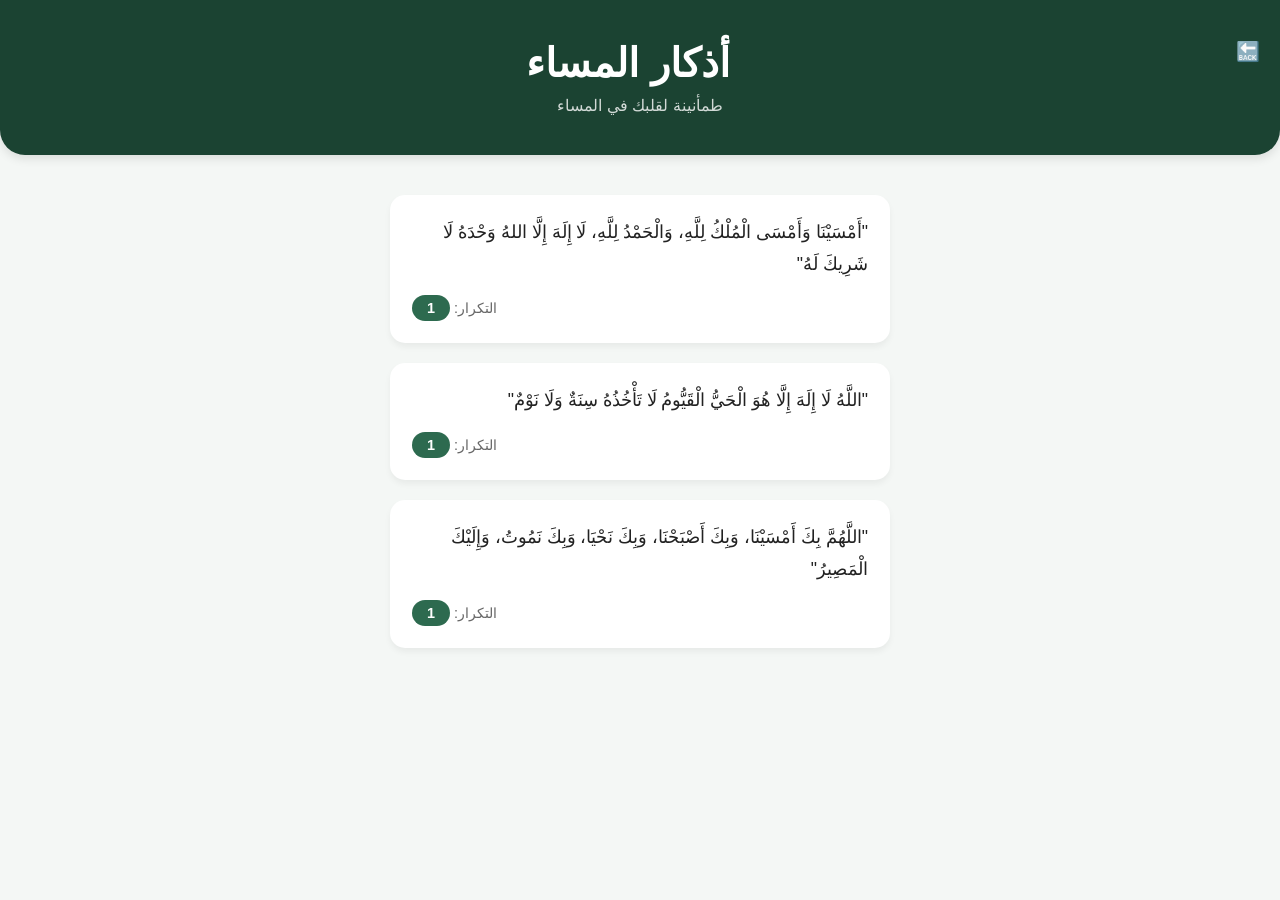
<file: DEENI/masa.html>
﻿<!DOCTYPE html>
<html lang="ar" dir="rtl">
<head>
    <meta charset="UTF-8">
    <meta name="viewport" content="width=device-width, initial-scale=1.0">
    <title>أذكار المساء</title>
    <link rel="stylesheet" href="style.css">
</head>
<body>

    <header class="main-header">
        <a href="index.html" style="color: white; text-decoration: none; float: right; font-size: 1.2rem;">🔙</a>
        <h1>أذكار المساء</h1>
        <p>طمأنينة لقلبك في المساء</p>
    </header>

    <div class="container">
        
        <div class="zikr-card" onclick="countDown(this)">
            <p class="zikr-text">"أَمْسَيْنَا وَأَمْسَى الْمُلْكُ لِلَّهِ، وَالْحَمْدُ لِلَّهِ، لَا إِلَهَ إِلَّا اللهُ وَحْدَهُ لَا شَرِيكَ لَهُ"</p>
            <div class="zikr-count">التكرار: <span class="badge">1</span></div>
        </div>

        <div class="zikr-card" onclick="countDown(this)">
            <p class="zikr-text">"اللَّهُ لَا إِلَهَ إِلَّا هُوَ الْحَيُّ الْقَيُّومُ لَا تَأْخُذُهُ سِنَةٌ وَلَا نَوْمٌ"</p>
            <div class="zikr-count">التكرار: <span class="badge">1</span></div>
        </div>

        <div class="zikr-card" onclick="countDown(this)">
            <p class="zikr-text">"اللَّهُمَّ بِكَ أَمْسَيْنَا، وَبِكَ أَصْبَحْنَا، وَبِكَ نَحْيَا، وَبِكَ نَمُوتُ، وَإِلَيْكَ الْمَصِيرُ"</p>
            <div class="zikr-count">التكرار: <span class="badge">1</span></div>
        </div>

    </div>

    <script>
        function countDown(element) {
            const badge = element.querySelector('.badge');
            let currentCount = parseInt(badge.textContent);

            if (currentCount > 0) {
                currentCount--;
                badge.textContent = currentCount;
            }

            if (currentCount === 0) {
                element.style.backgroundColor = '#e8f5e9';
                element.style.borderColor = '#4caf50';
                element.style.opacity = '0.7';
            }
        }
    </script>
</body>
</html>
</file>
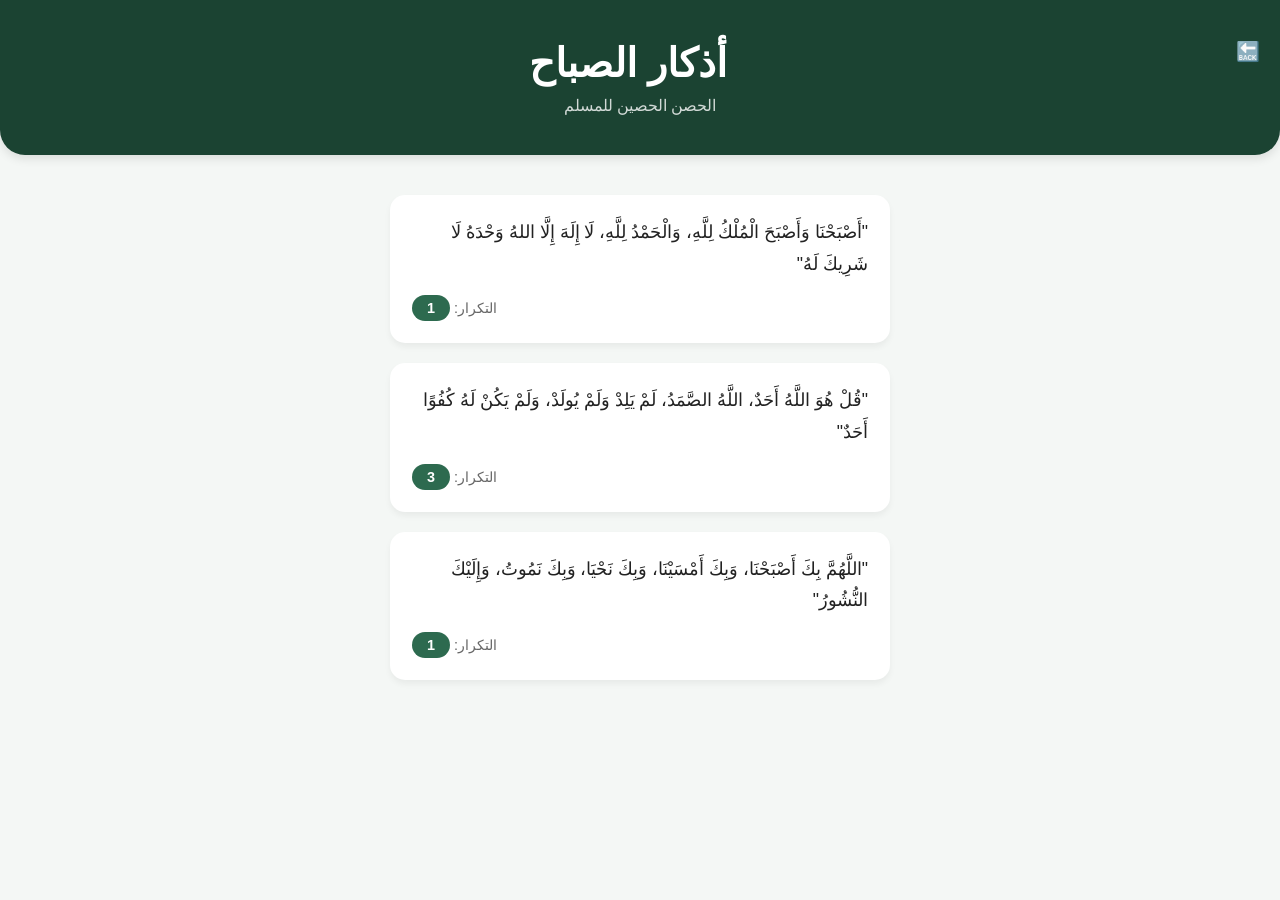
<file: DEENI/sabah.html>
﻿<!DOCTYPE html>
<html lang="ar" dir="rtl">
<head>
    <meta charset="UTF-8">
    <meta name="viewport" content="width=device-width, initial-scale=1.0">
    <title>أذكار الصباح</title>
    <link rel="stylesheet" href="style.css">
</head>
<body>

    <header class="main-header">
        <a href="index.html" style="color: white; text-decoration: none; float: right; font-size: 1.2rem;">🔙</a>
        <h1>أذكار الصباح</h1>
        <p>الحصن الحصين للمسلم</p>
    </header>

    <div class="container">
        
        <div class="zikr-card" onclick="countDown(this)">
            <p class="zikr-text">"أَصْبَحْنَا وَأَصْبَحَ الْمُلْكُ لِلَّهِ، وَالْحَمْدُ لِلَّهِ، لَا إِلَهَ إِلَّا اللهُ وَحْدَهُ لَا شَرِيكَ لَهُ"</p>
            <div class="zikr-count">التكرار: <span class="badge">1</span></div>
        </div>

        <div class="zikr-card" onclick="countDown(this)">
            <p class="zikr-text">"قُلْ هُوَ اللَّهُ أَحَدٌ، اللَّهُ الصَّمَدُ، لَمْ يَلِدْ وَلَمْ يُولَدْ، وَلَمْ يَكُنْ لَهُ كُفُوًا أَحَدٌ"</p>
            <div class="zikr-count">التكرار: <span class="badge">3</span></div>
        </div>

        <div class="zikr-card" onclick="countDown(this)">
            <p class="zikr-text">"اللَّهُمَّ بِكَ أَصْبَحْنَا، وَبِكَ أَمْسَيْنَا، وَبِكَ نَحْيَا، وَبِكَ نَمُوتُ، وَإِلَيْكَ النُّشُورُ"</p>
            <div class="zikr-count">التكرار: <span class="badge">1</span></div>
        </div>

    </div>

    <script>
        function countDown(element) {
            const badge = element.querySelector('.badge');
            let currentCount = parseInt(badge.textContent);

            if (currentCount > 0) {
                currentCount--;
                badge.textContent = currentCount;
            }

            if (currentCount === 0) {
                element.style.backgroundColor = '#e8f5e9';
                element.style.borderColor = '#4caf50';
                element.style.opacity = '0.7';
            }
        }
    </script>
</body>
</html>
</file>
<file: style.css>
﻿/* إعدادات الخطوط والخلفية العامة */
body {
    margin: 0;
    padding: 0;
    box-sizing: border-box;
    font-family: 'Segoe UI', Tahoma, Geneva, Verdana, sans-serif;
    background-color: #f4f7f5;
    color: #333;
}

/* تنسيق الهيدر */
.main-header {
    background-color: #1b4332;
    color: #fff;
    text-align: center;
    padding: 40px 20px;
    border-bottom-left-radius: 25px;
    border-bottom-right-radius: 25px;
    box-shadow: 0 4px 10px rgba(0,0,0,0.1);
}

.main-header h1 {
    margin: 0;
    font-size: 2.5rem;
}

.main-header p {
    margin: 10px 0 0;
    opacity: 0.8;
}

/* الحاوية الأساسية للكروت */
.container {
    padding: 20px;
    display: flex;
    flex-direction: column;
    gap: 20px;
    max-width: 500px;
    margin: 20px auto;
}

/* تنسيق كروت الأقسام الرئيسية */
.card {
    background: #fff;
    padding: 20px;
    border-radius: 15px;
    text-align: center;
    box-shadow: 0 4px 6px rgba(0,0,0,0.05);
}

.card-icon {
    font-size: 2.5rem;
    margin-bottom: 10px;
}

.card h3 {
    margin: 10px 0;
    color: #1b4332;
}

.card p {
    font-size: 0.95rem;
    color: #666;
    margin: 0 0 15px;
}

/* استايل شبكة مواقيت الصلاة */
.prayer-times-grid {
    display: grid;
    grid-template-columns: repeat(2, 1fr);
    gap: 10px;
    margin-top: 15px;
}

.prayer-item {
    background: #f9fbf9;
    padding: 10px;
    border-radius: 10px;
    border: 1px solid #e2ece5;
    display: flex;
    justify-content: space-between;
    align-items: center;
}

.prayer-item b {
    color: #2d6a4f;
}

/* تنسيق الأزرار */
.btn {
    background-color: #2d6a4f;
    color: white;
    border: none;
    padding: 12px 25px;
    border-radius: 25px;
    font-size: 1rem;
    cursor: pointer;
    width: 100%;
    box-sizing: border-box;
    transition: background 0.2s;
}

.btn:hover {
    background-color: #1b4332;
}

/* تنسيق كروت الأذكار بالداخل */
.zikr-card {
    background: #fff;
    padding: 20px;
    border-radius: 15px;
    border: 2px solid transparent;
    box-shadow: 0 4px 6px rgba(0,0,0,0.05);
    cursor: pointer;
    user-select: none;
}

.zikr-text {
    font-size: 1.1rem;
    line-height: 1.8;
    color: #222;
    margin: 0 0 15px;
}

.zikr-count {
    font-size: 0.9rem;
    color: #666;
    text-align: left;
}

.badge {
    background-color: #2d6a4f;
    color: white;
    padding: 5px 15px;
    border-radius: 20px;
    font-weight: bold;
    display: inline-block;
}
</file>
<file: DEENI/style.css>
﻿/* إعدادات الخطوط والخلفية العامة */
body {
    margin: 0;
    padding: 0;
    box-sizing: border-box;
    font-family: 'Segoe UI', Tahoma, Geneva, Verdana, sans-serif;
    background-color: #f4f7f5;
    color: #333;
}

/* تنسيق الهيدر */
.main-header {
    background-color: #1b4332;
    color: #fff;
    text-align: center;
    padding: 40px 20px;
    border-bottom-left-radius: 25px;
    border-bottom-right-radius: 25px;
    box-shadow: 0 4px 10px rgba(0,0,0,0.1);
}

.main-header h1 {
    margin: 0;
    font-size: 2.5rem;
}

.main-header p {
    margin: 10px 0 0;
    opacity: 0.8;
}

/* الحاوية الأساسية للكروت */
.container {
    padding: 20px;
    display: flex;
    flex-direction: column;
    gap: 20px;
    max-width: 500px;
    margin: 20px auto;
}

/* تنسيق كروت الأقسام الرئيسية */
.card {
    background: #fff;
    padding: 20px;
    border-radius: 15px;
    text-align: center;
    box-shadow: 0 4px 6px rgba(0,0,0,0.05);
}

.card-icon {
    font-size: 2.5rem;
    margin-bottom: 10px;
}

.card h3 {
    margin: 10px 0;
    color: #1b4332;
}

.card p {
    font-size: 0.95rem;
    color: #666;
    margin: 0 0 15px;
}

/* استايل شبكة مواقيت الصلاة */
.prayer-times-grid {
    display: grid;
    grid-template-columns: repeat(2, 1fr);
    gap: 10px;
    margin-top: 15px;
}

.prayer-item {
    background: #f9fbf9;
    padding: 10px;
    border-radius: 10px;
    border: 1px solid #e2ece5;
    display: flex;
    justify-content: space-between;
    align-items: center;
}

.prayer-item b {
    color: #2d6a4f;
}

/* تنسيق الأزرار */
.btn {
    background-color: #2d6a4f;
    color: white;
    border: none;
    padding: 12px 25px;
    border-radius: 25px;
    font-size: 1rem;
    cursor: pointer;
    width: 100%;
    box-sizing: border-box;
    transition: background 0.2s;
}

.btn:hover {
    background-color: #1b4332;
}

/* تنسيق كروت الأذكار بالداخل */
.zikr-card {
    background: #fff;
    padding: 20px;
    border-radius: 15px;
    border: 2px solid transparent;
    box-shadow: 0 4px 6px rgba(0,0,0,0.05);
    cursor: pointer;
    user-select: none;
}

.zikr-text {
    font-size: 1.1rem;
    line-height: 1.8;
    color: #222;
    margin: 0 0 15px;
}

.zikr-count {
    font-size: 0.9rem;
    color: #666;
    text-align: left;
}

.badge {
    background-color: #2d6a4f;
    color: white;
    padding: 5px 15px;
    border-radius: 20px;
    font-weight: bold;
    display: inline-block;
}
</file>
